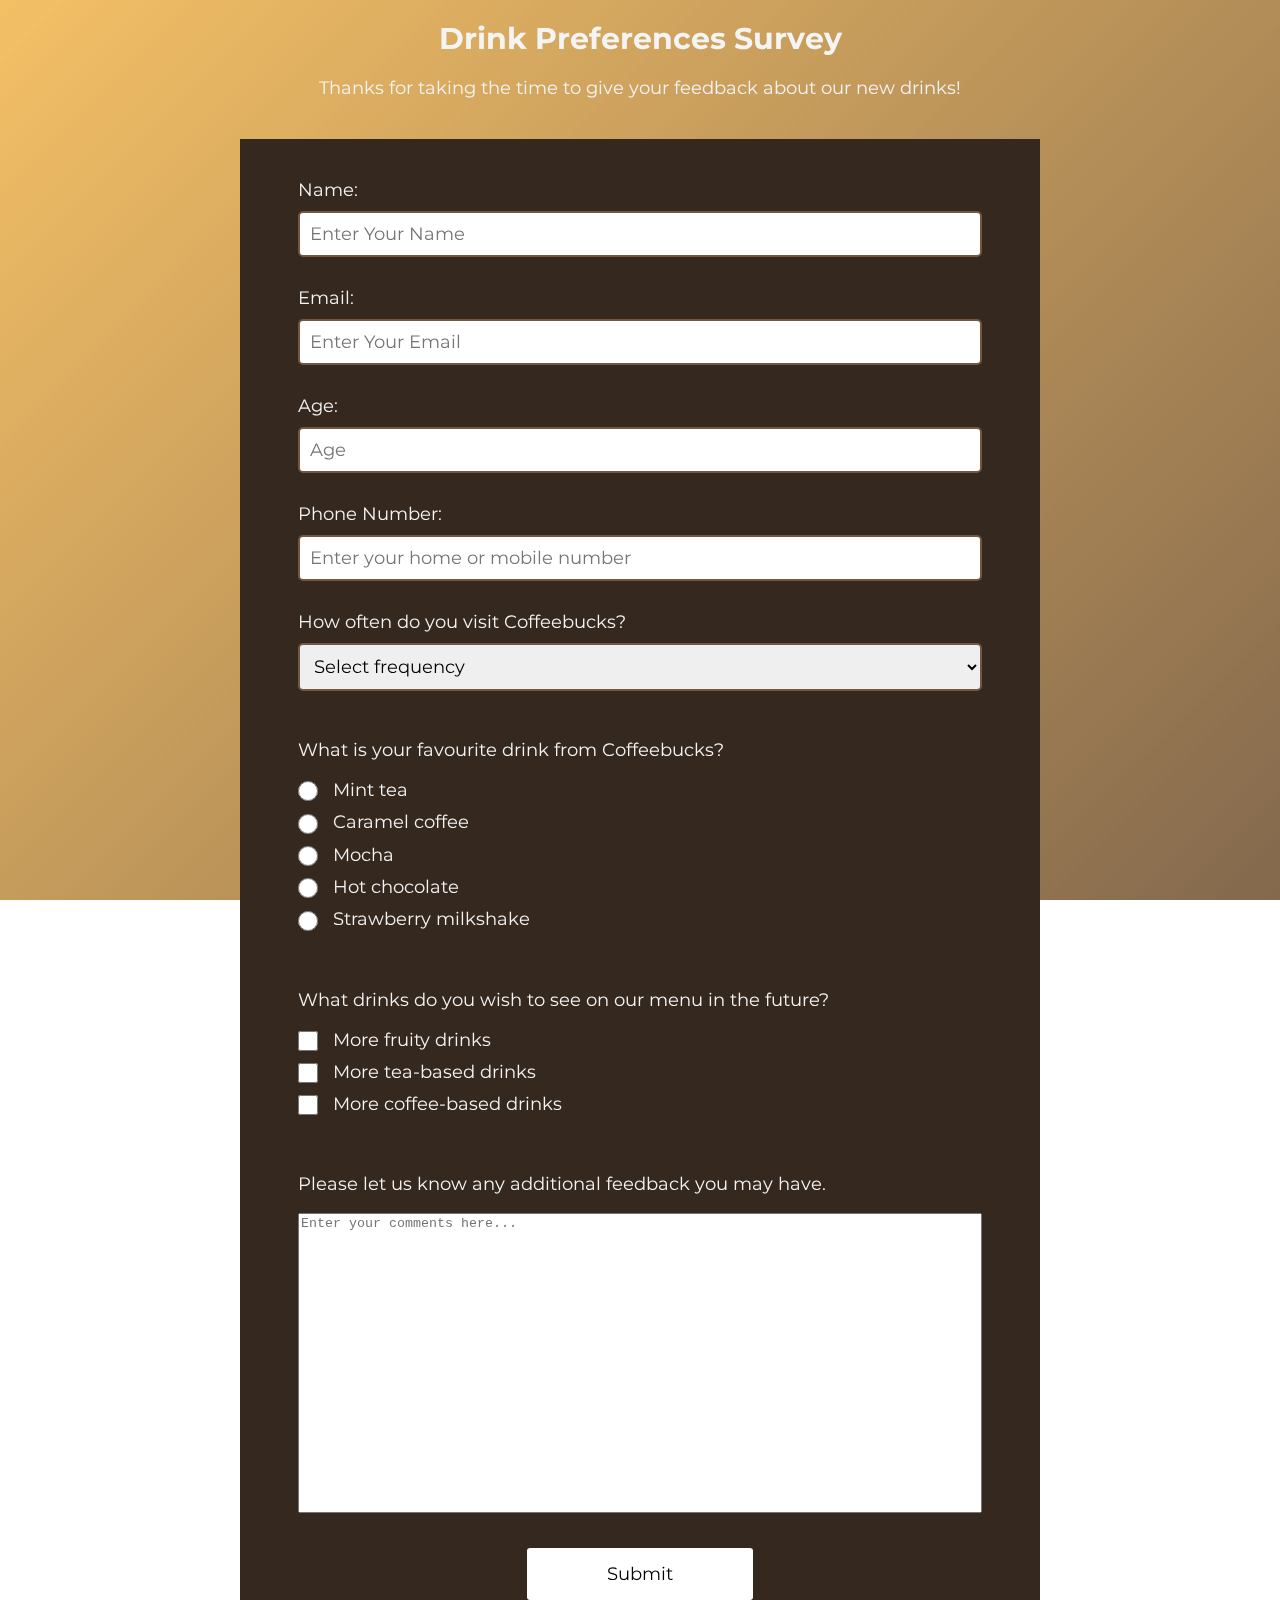
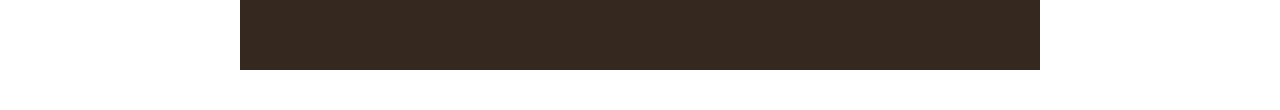
<file: survey-form/index.html>
<!DOCTYPE html>
<html lang="en">
<head>
    <meta charset="UTF-8">
    <meta http-equiv="X-UA-Compatible" content="IE=edge">
    <meta name="viewport" content="width=device-width, initial-scale=1.0">
    <title>Violin Lessons</title>
    <link rel="preconnect" href="https://fonts.googleapis.com">
    <link rel="preconnect" href="https://fonts.gstatic.com" crossorigin>
    <link href="https://fonts.googleapis.com/css2?family=Open+Sans:wght@300;400;500;600;700&display=swap" rel="stylesheet">
    <link rel ="stylesheet" href="style.css">
    <link rel="stylesheet" href="https://cdnjs.cloudflare.com/ajax/libs/font-awesome/4.7.0/css/font-awesome.min.css">
</head>
<body>
    <header class="header">
    <h1 id="title" class="text-center">Drink Preferences Survey</h1>
    <p id="description" class="text-center">Thanks for taking the time to give your feedback about our new drinks!</p>
    
  </header>
    
  <form id="survey-form">
    
    <div class="form-group">
      <label for="name" id="name-label">Name:</label>
      <input type="text" id="name" class="form-display" name="name" placeholder="Enter Your Name" required>
    </div>
    
    <div class="form-group">
      <label for="email" id="email-label">Email:</label>
      <input type="email" id="email" class="form-display" name="email" placeholder="Enter Your Email" required>
    </div>
    
    <div class="form-group">
      <label for="number" id="number-label">Age:</label>
      <input type="number" id="number" class="form-display" name="age" min="10" max="100" placeholder="Age">
    </div>
    
    <div class="form-group">
        <label for="phone" id="phone-label">Phone Number:</label>
        <input type="number" id="phone" class="form-display" name="phone" placeholder="Enter your home or mobile number">
      </div>
    
    <div class="form-group">
      <label for="dropdown" id="dropdown-label">How often do you visit Coffeebucks?</label>
      <select id="dropdown" class="form-display" name="dropdown">
        <option value="select" disabled selected>Select frequency</option>
        <option value="daily">Almost daily</option>
        <option value="weekly">1-3 times a week</option>
        <option value="fortnight">1-3 times a fortnight</option>
        <option value="month">Less than 3 times a month</option>
      </select>
    </div>
    
    <div class="form-group radio-form-group">
      <p>What is your favourite drink from Coffeebucks?</p>
      <label for="mint-tea" id="mint-tea-label"><input type="radio" id="mint-tea" name="favourite" value="mint-tea">Mint tea</label>
      <label for="caramel-coffee" id="caramel-coffee-label"><input type="radio" id="caramel-coffee" class="radio-input" name="favourite" value="caramel-coffee">Caramel coffee</label>
      <label for="mocha" id="mocha-label"><input type="radio" id="mocha" name="favourite" value="mocha">Mocha</label>
      <label for="hot-chocolate" id="hot-chocolate-label"><input type="radio" id="hot-chocolate" name="favourite" value="hot-chocolate">Hot chocolate</label>
      <label for="strawberry-milkshake" id="strawberry-milkshake-label"><input type="radio" id="strawberry-milkshake" name="favourite" value="strawberry-milkshake">Strawberry milkshake</label>
    </div>
    
    <div class="form-group">
      <p>What drinks do you wish to see on our menu in the future?</p>
      <label for="fruity" id="fruity-label"><input type="checkbox" id="fruity" name="fruity" value="more-fruity-drinks">More fruity drinks</label>
      <label for="tea-based" id="tea-based-label"><input type="checkbox" id="tea-based" name="tea-based" value="more-tea-based">More tea-based drinks</label>
      <label for="coffee-based" id="coffee-based-label"><input type="checkbox" id="coffee-based" name="coffee-based" value="more-coffee-based">More coffee-based drinks</label>
    </div>
    
    <div class="form-group">
      <p>Please let us know any additional feedback you may have.</p>
      <textarea id="comments" name="comments" placeholder="Enter your comments here..."></textarea>        
    </div>
    
    <div class="form-group flex">
      <button id="submit">Submit</button>
      
        
      
      </form>
    
    </body>
    </html>
</file>
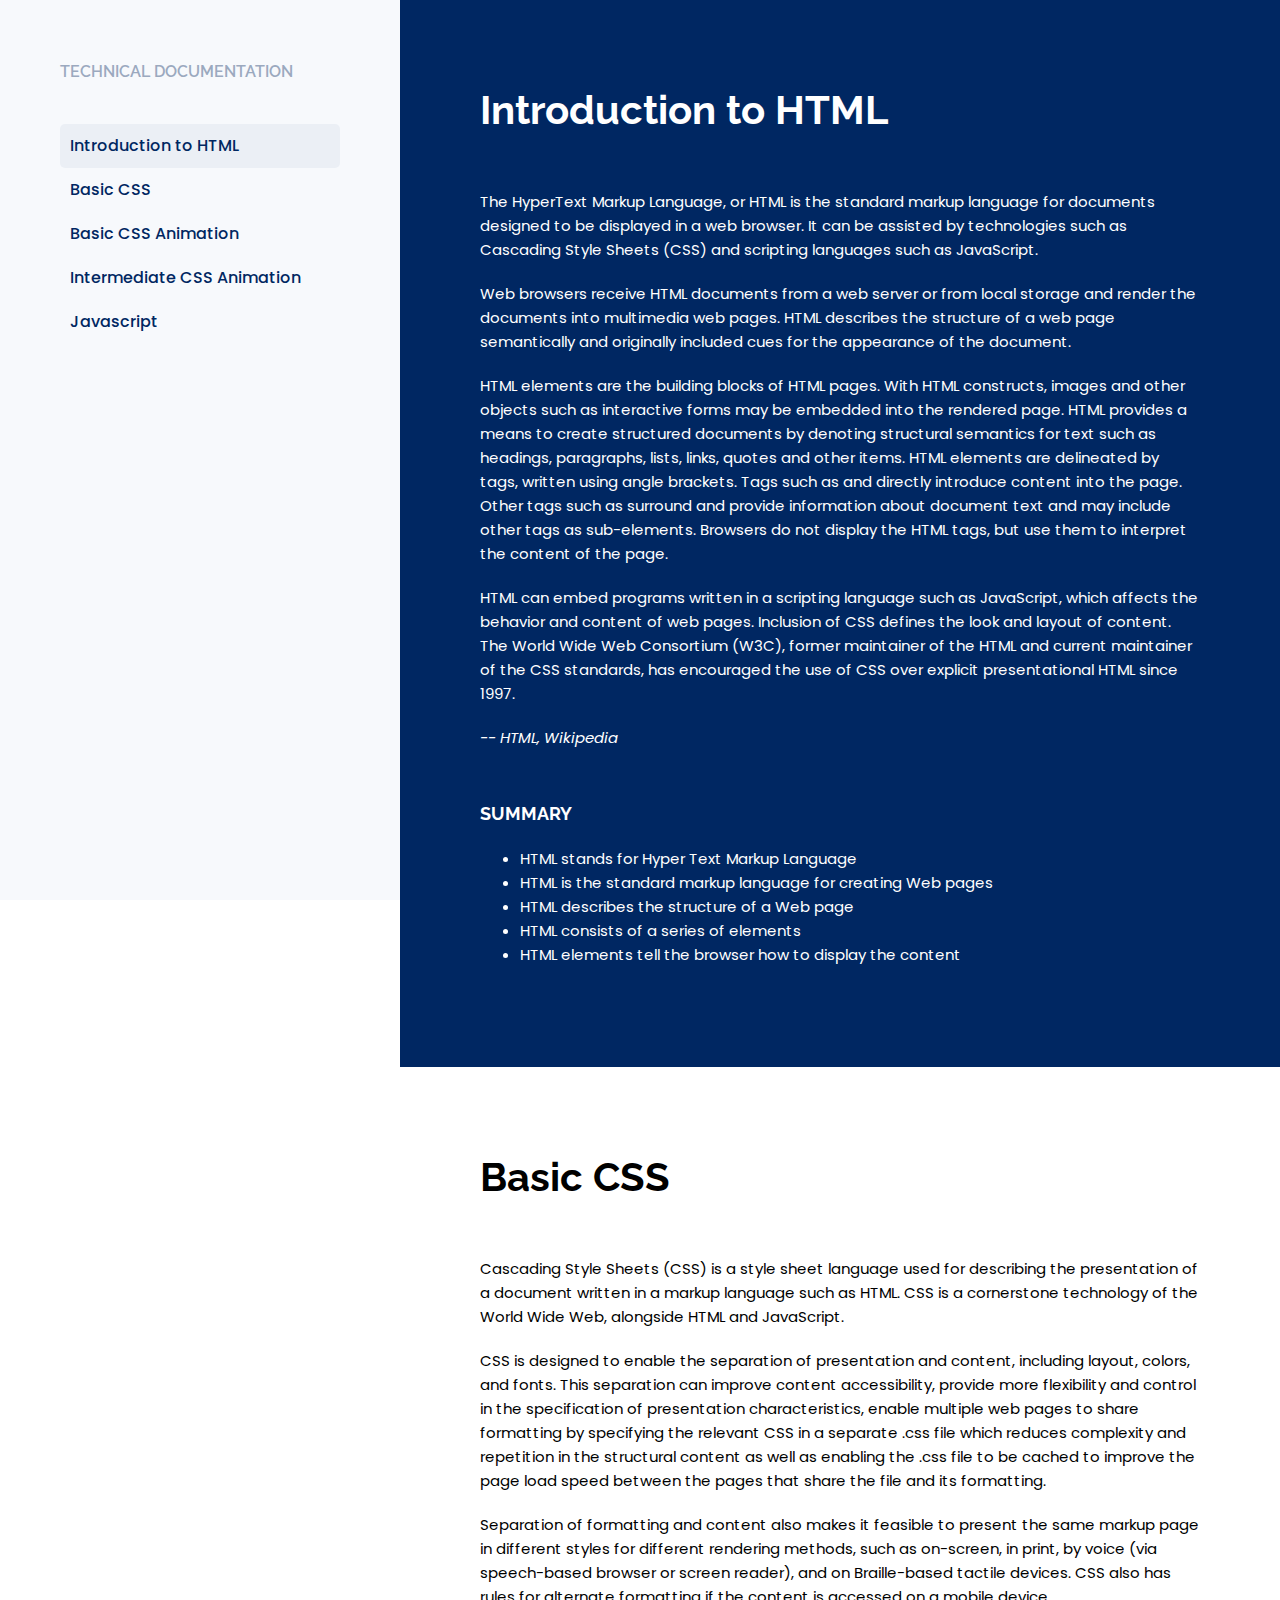
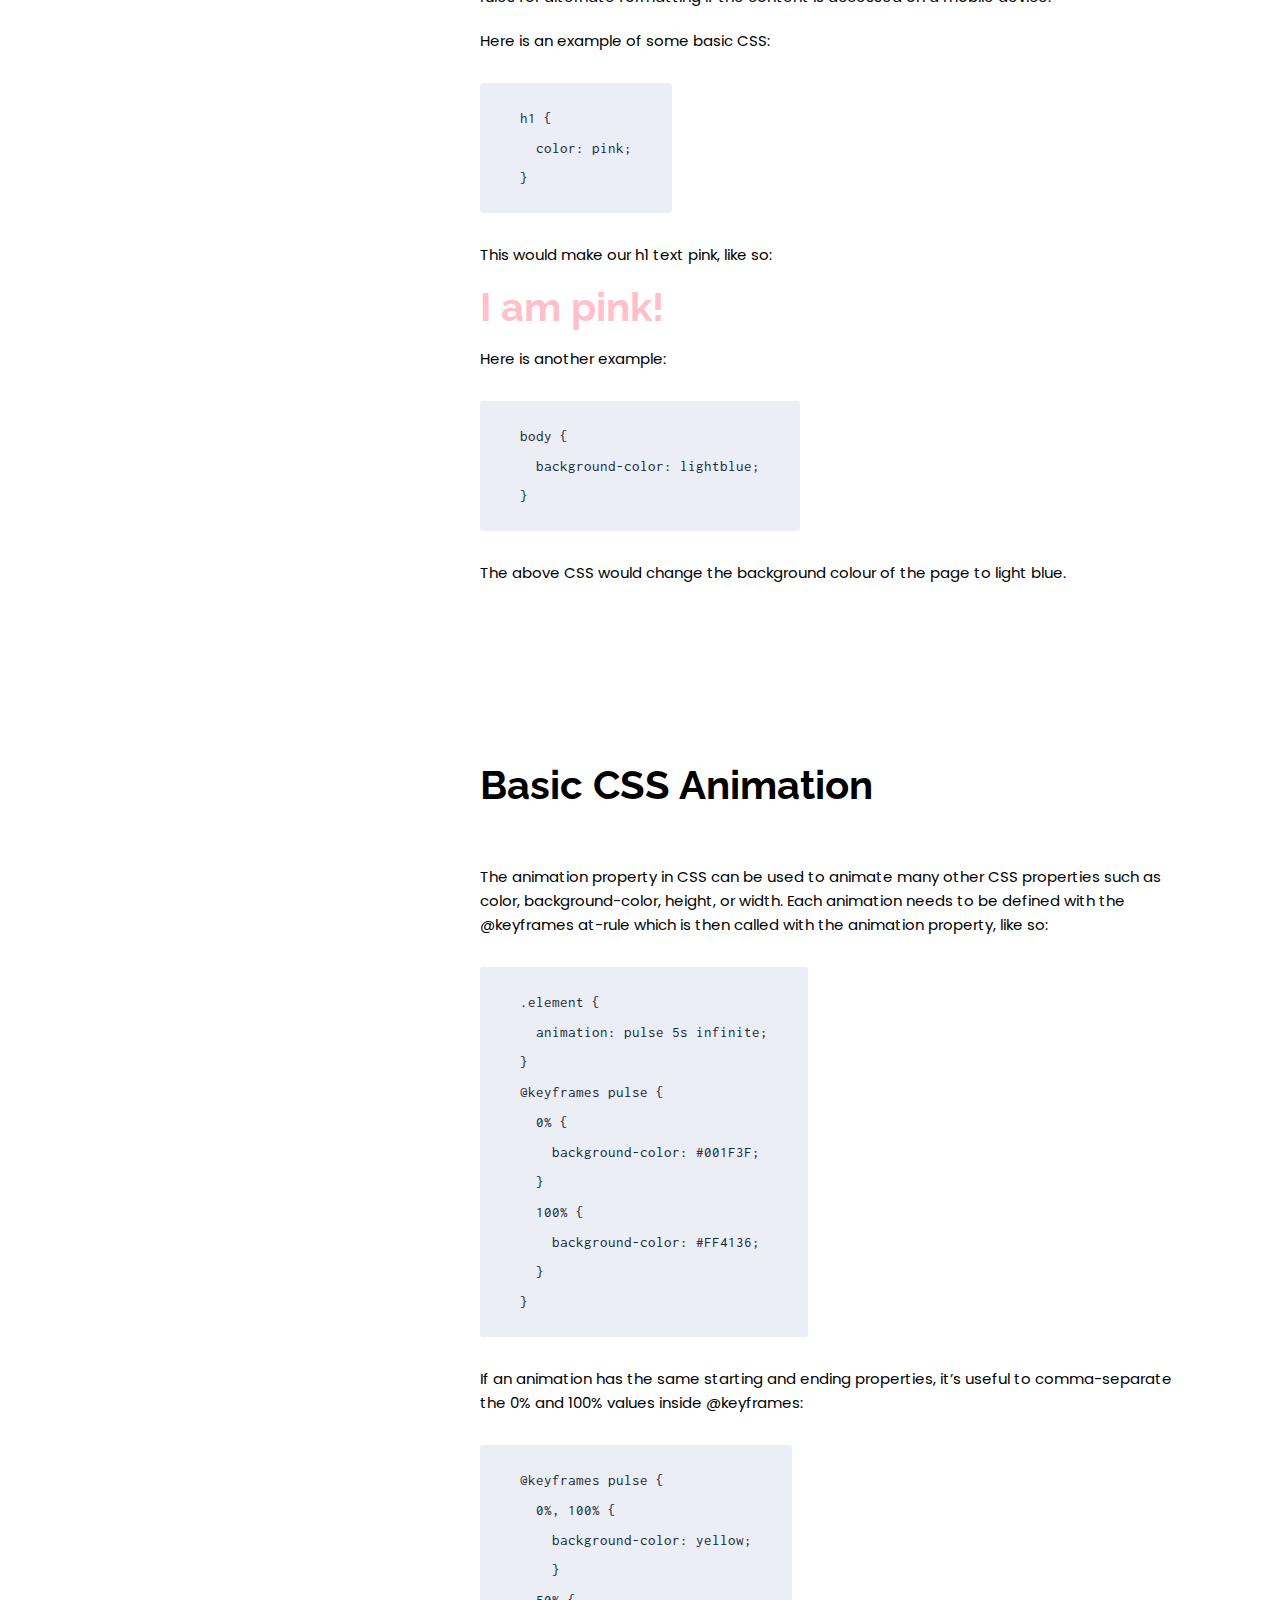
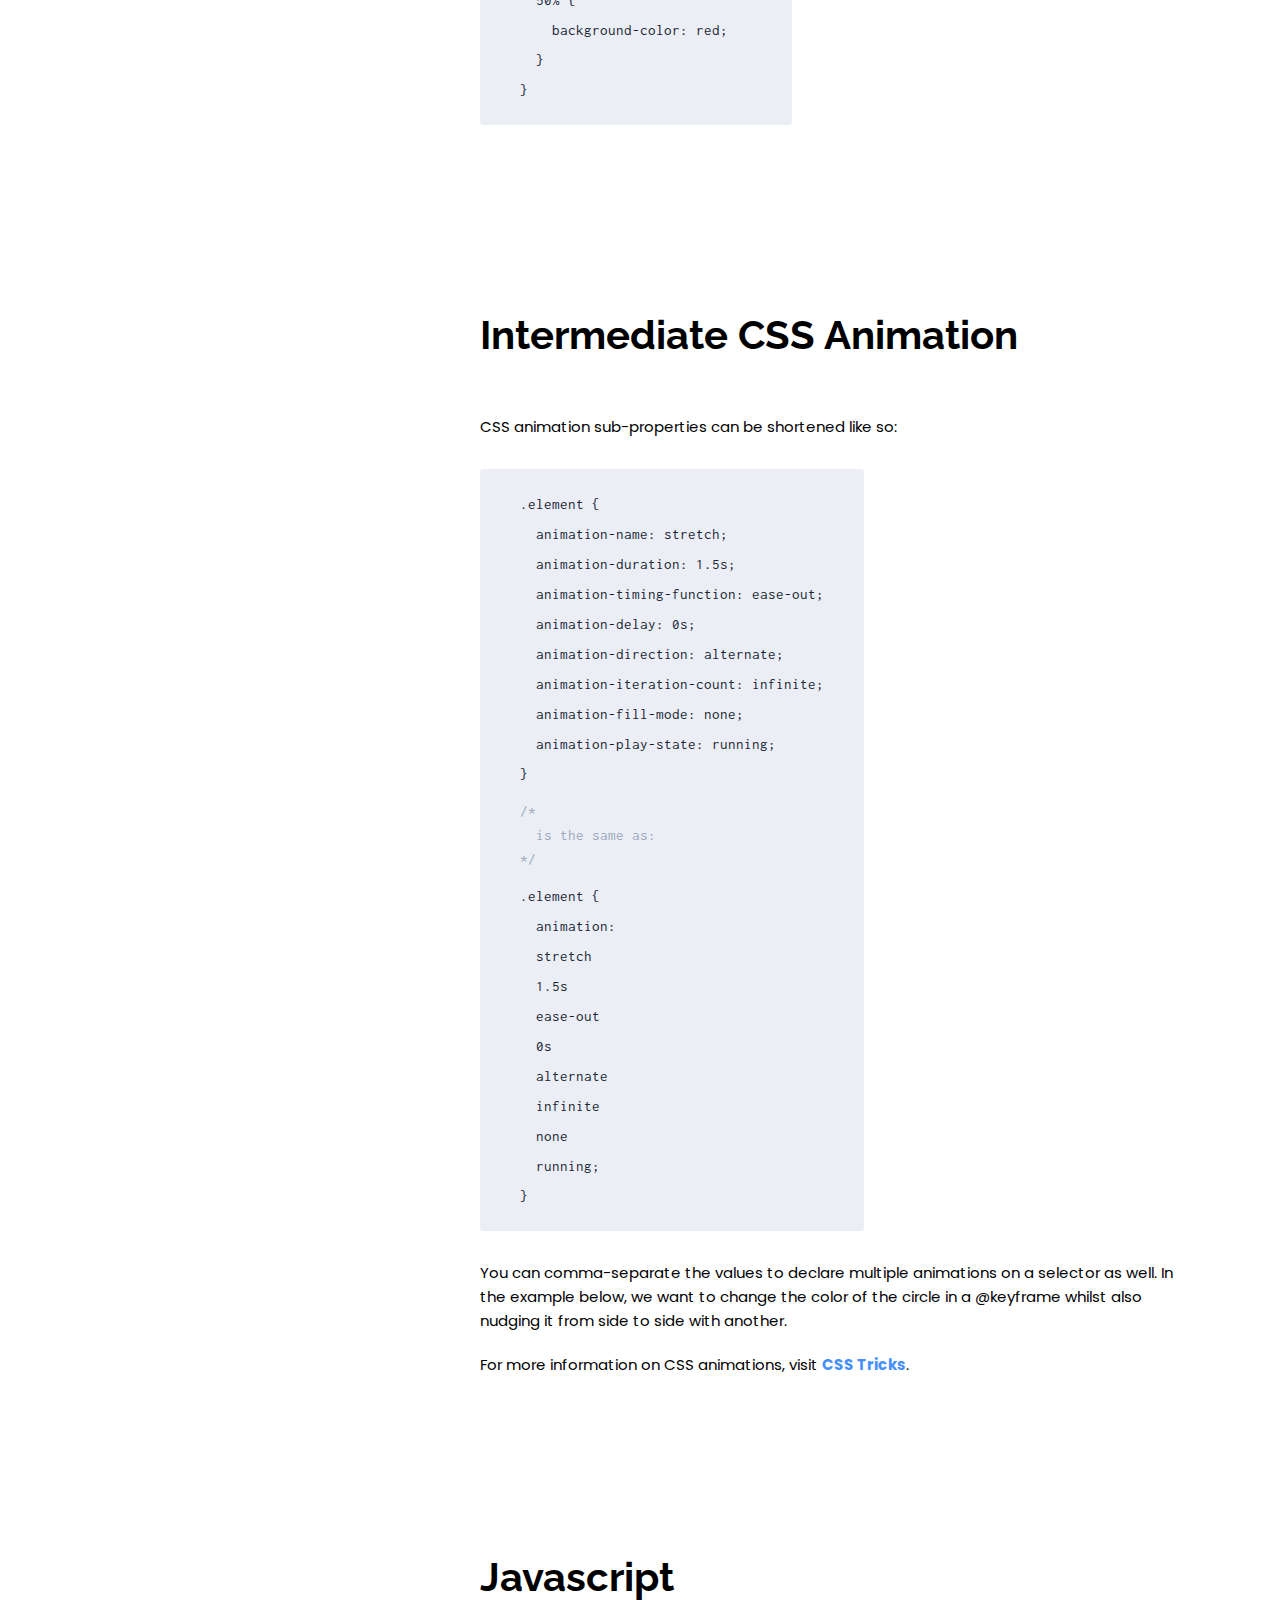
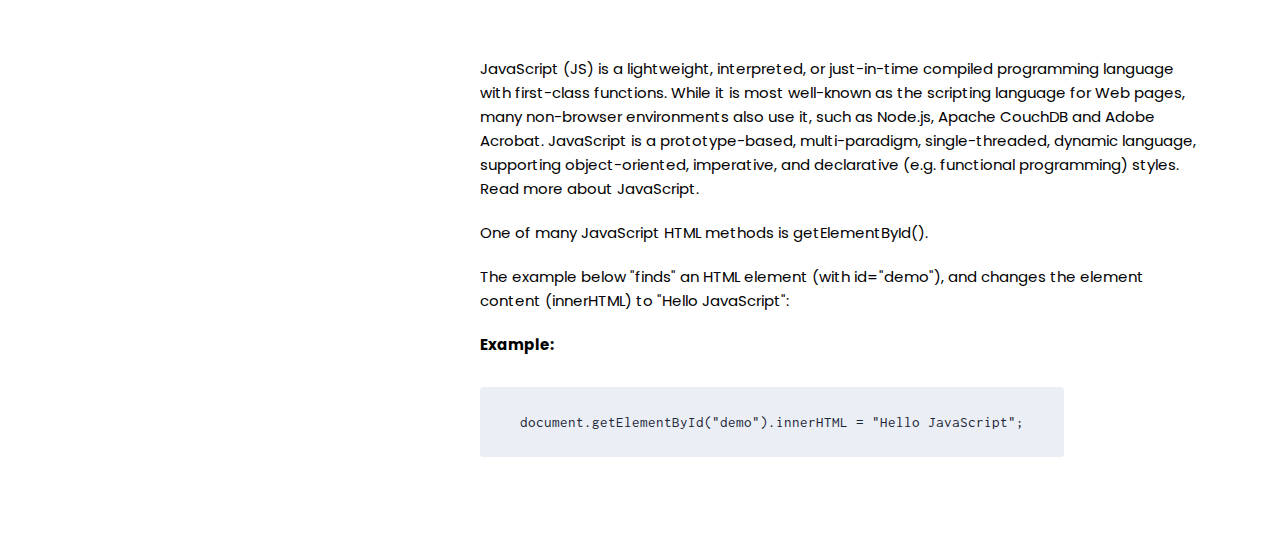
<file: technical-documentation-page/index.html>
<!DOCTYPE html>
<html lang="en">
<head>
    <meta charset="UTF-8">
    <meta http-equiv="X-UA-Compatible" content="IE=edge">
    <meta name="viewport" content="width=device-width, initial-scale=1.0">
    <title>Technical Documentation</title>
    <link rel="preconnect" href="https://fonts.googleapis.com">
<link rel="preconnect" href="https://fonts.gstatic.com" crossorigin>
<link href="https://fonts.googleapis.com/css2?family=Poppins:wght@100;200;300;400;500;600;700&family=Inconsolata&family=Raleway:wght@200;300;400;500;600;700&display=swap" rel="stylesheet">
<link type="text/css" rel="stylesheet" href="styles.css"/>
<script type="text/javascript" src="app.js"></script>
</head>

<body>
    <nav id="navbar">
        <header>Technical Documentation</header>
        <ul id="navmenu">
          <li class="nav-item highlight">
            <a class="nav-link" href="#Introduction_to_HTML">Introduction to HTML</a>
          </li>
          <li class="nav-item">
            <a class="nav-link" href="#basic_css">Basic CSS</a>        
          </li>
          <li class="nav-item">
            <a class="nav-link" href="#basic_css_animation">Basic CSS Animation</a>        
          </li>
          <li class="nav-item">
            <a class="nav-link" href="#intermediate_css_animation">Intermediate CSS Animation</a>        
          </li>
          <li class="nav-item">
            <a class="nav-link" href="#javascript">Javascript</a>        
          </li>
        </ul>
        <div class="hamburger">
          <span class="bar"></span>
          <span class="bar"></span>
          <span class="bar"></span>
        </div>
      </nav>      
      
    <main id="main-doc">
        <section class="main-section" id="Introduction_to_HTML">
            <header><h1>Introduction to HTML</h1></header>
            <p>The HyperText Markup Language, or HTML is the standard markup language for documents designed to be displayed in a web browser. It can be assisted by technologies such as Cascading Style Sheets (CSS) and scripting languages such as JavaScript.</p>
            <p>Web browsers receive HTML documents from a web server or from local storage and render the documents into multimedia web pages. HTML describes the structure of a web page semantically and originally included cues for the appearance of the document.</p>
            <p>HTML elements are the building blocks of HTML pages. With HTML constructs, images and other objects such as interactive forms may be embedded into the rendered page. HTML provides a means to create structured documents by denoting structural semantics for text such as headings, paragraphs, lists, links, quotes and other items. HTML elements are delineated by tags, written using angle brackets. Tags such as and directly introduce content into the page. Other tags such as  surround and provide information about document text and may include other tags as sub-elements. Browsers do not display the HTML tags, but use them to interpret the content of the page.</p>
            <p>HTML can embed programs written in a scripting language such as JavaScript, which affects the behavior and content of web pages. Inclusion of CSS defines the look and layout of content. The World Wide Web Consortium (W3C), former maintainer of the HTML and current maintainer of the CSS standards, has encouraged the use of CSS over explicit presentational HTML since 1997.</p>
            <p><i>-- HTML, Wikipedia</i></p>
            <h3>SUMMARY</h3>
            <ul>
                <li>HTML stands for Hyper Text Markup Language</li>
                <li>HTML is the standard markup language for creating Web pages</li>
                <li>HTML describes the structure of a Web page</li>
                <li>HTML consists of a series of elements</li>
                <li>HTML elements tell the browser how to display the content</li>
            </ul>
            <p></p>
        </section>

        <section class="main-section" id="basic_css">
            <header><h1>Basic CSS</h1></header>
            <p>Cascading Style Sheets (CSS) is a style sheet language used for describing the presentation of a document written in a markup language such as HTML. CSS is a cornerstone technology of the World Wide Web, alongside HTML and JavaScript.</p>
            <p>CSS is designed to enable the separation of presentation and content, including layout, colors, and fonts. This separation can improve content accessibility, provide more flexibility and control in the specification of presentation characteristics, enable multiple web pages to share formatting by specifying the relevant CSS in a separate .css file which reduces complexity and repetition in the structural content as well as enabling the .css file to be cached to improve the page load speed between the pages that share the file and its formatting.</p>
            <p>Separation of formatting and content also makes it feasible to present the same markup page in different styles for different rendering methods, such as on-screen, in print, by voice (via speech-based browser or screen reader), and on Braille-based tactile devices. CSS also has rules for alternate formatting if the content is accessed on a mobile device.</p>
            <p>Here is an example of some basic CSS:</p>
            <code>h1 {<br>
                &nbsp;&nbsp;color: pink;<br>
                }
            </code>
            <p>This would make our h1 text pink, like so:</p>
            <div id="example-h1-pink"><h1>I am pink!</h1>      
            <p>Here is another example:</p>
            <code>body {<br>
            &nbsp;&nbsp;background-color: lightblue;<br>
        }
            </code>
            <p>The above CSS would change the background colour of the page to light blue.</p>
        </section>
        <section class="main-section" id="basic_css_animation">
          <header>
                <h1>Basic CSS Animation</h1>
            </header>
            <p>The animation property in CSS can be used to animate many other CSS properties such as color, background-color, height, or width. Each animation needs to be defined with the @keyframes at-rule which is then called with the animation property, like so:</p>
            <code>.element {<br>
        &nbsp;&nbsp;animation: pulse 5s infinite;<br>
      }<br>
      
      @keyframes pulse {<br>
        &nbsp;&nbsp;0% {<br>
          &nbsp;&nbsp;&nbsp;&nbsp;background-color: #001F3F;<br>
        &nbsp;&nbsp;}<br>
        &nbsp;&nbsp;100% {<br>
          &nbsp;&nbsp;&nbsp;&nbsp;background-color: #FF4136;<br>
        &nbsp;&nbsp;}<br>
      }</code>
          <p>If an animation has the same starting and ending properties, it’s useful to comma-separate the 0% and 100% values inside @keyframes:</p>
          <code>
            @keyframes pulse {<br>
        &nbsp;&nbsp;0%, 100% {<br>
          &nbsp;&nbsp;&nbsp;&nbsp;background-color: yellow;<br>
        &nbsp;&nbsp;&nbsp;&nbsp;}<br>
        &nbsp;&nbsp;50% {<br>
          &nbsp;&nbsp;&nbsp;&nbsp;background-color: red;<br>
        &nbsp;&nbsp;}<br>
      }<br>
          </code>
        </section>
        <section class="main-section" id="intermediate_css_animation">
          <header><h1>Intermediate CSS Animation</h1></header>
          <p>CSS animation sub-properties can be shortened like so:</p>
          <code>.element {<br>
        &nbsp;&nbsp;animation-name: stretch;<br>
        &nbsp;&nbsp;animation-duration: 1.5s; <br>
        &nbsp;&nbsp;animation-timing-function: ease-out; <br>
        &nbsp;&nbsp;animation-delay: 0s;<br>
        &nbsp;&nbsp;animation-direction: alternate;<br>
        &nbsp;&nbsp;animation-iteration-count: infinite;<br>
        &nbsp;&nbsp;animation-fill-mode: none;<br>
        &nbsp;&nbsp;animation-play-state: running; <br>
      }<br>
      
      <p id="commented">/*<br>
        &nbsp;&nbsp;is the same as:<br>
        */</p>
      
      .element {<br>
        &nbsp;&nbsp;animation: <br>
          &nbsp;&nbsp;stretch<br>
          &nbsp;&nbsp;1.5s<br>
          &nbsp;&nbsp;ease-out<br>
          &nbsp;&nbsp;0s<br>
          &nbsp;&nbsp;alternate<br>
          &nbsp;&nbsp;infinite<br>
          &nbsp;&nbsp;none<br>
          &nbsp;&nbsp;running;<br>
      }</code>    
          <p>You can comma-separate the values to declare multiple animations on a selector as well. In the example below, we want to change the color of the circle in a @keyframe whilst also nudging it from side to side with another.</p>
          <p>For more information on CSS animations, visit <a href="https://css-tricks.com/almanac/properties/a/animation/" target="_blank" ><b>CSS Tricks</b></a>.</p>
        </section>
        <section class="main-section" id="javascript">
          <header><h1>Javascript</h1></header>
          <p>JavaScript (JS) is a lightweight, interpreted, or just-in-time compiled programming language with first-class functions. While it is most well-known as the scripting language for Web pages, many non-browser environments also use it, such as Node.js, Apache CouchDB and Adobe Acrobat. JavaScript is a prototype-based, multi-paradigm, single-threaded, dynamic language, supporting object-oriented, imperative, and declarative (e.g. functional programming) styles. Read more about JavaScript.</p>
          <p>One of many JavaScript HTML methods is getElementById().</p>
          <p>The example below "finds" an HTML element (with id="demo"), and changes the element content (innerHTML) to "Hello JavaScript":</p>
          <p><b>Example:</b></p>
          <code>document.getElementById("demo").innerHTML = "Hello JavaScript";</code>
        </section>
      </main>
    
</body>

</html>
</file>
<file: survey-form/style.css>
@import url('https://fonts.googleapis.com/css?family=Montserrat:300,300i,400,600,700&display=swap');

:root {
  --main-text-color: #f4f4f4;
  --brown: #35281E;
}

html {
  font-size: 10px;
}

body {
  font-family: Montserrat, sans-serif;
  font-size: 1.8rem;
  color: var(--main-text-color);
}

.text-center {
  text-align: center;
}

*,
*::before,
*::after {
  box-sizing: border-box;
}

body::before {
  content: '';
  position: fixed;
  top: 0;
  left: 0;
  height: 100%;
  width: 100%;
  z-index: -1;
  background-image:linear-gradient(     135deg,rgba(237,150,0,0.6),rgba(101,67,33,0.8)),url(https://res.cloudinary.com/resola/image/upload/v1633766471/freecodecamp/coffee_bg_nvogad.jpg);
  background-size: cover;
  background-repeat: no-repeat;
  background-position: center;
}

.text-center {
  text-align: center;
}

#title {
  font-size: 3rem;
}

#survey-form {
  max-width: 800px;
  margin: 40px auto;
  padding: 40px 20px;
  background: var(--brown);
  
}

label {
  display: block;
  margin-bottom: 10px;
}

.form-group {
  margin: 0 auto;
  width: 90%;  
  padding-bottom: 30px;
  font-family: inherit;
  font-size: inherit;
}

input, select, button {
  margin: 0 auto;
  font-family: inherit;
  font-size: inherit;
}

.form-display {
    display: block;
    width: 100%;
    padding: 10px;
    border-radius: 5px;
    border: 2px solid #735741;
    transition: border-color 0.3s;
}

.form-display:focus {
  border-color: #C99965;
  outline: 0;
}

input[type="radio"], input[type="checkbox"] {
  display: inline-block;
  vertical-align: middle; 
  width: 20px;
  height: 20px;
  margin-right: 15px;
}

#comments {
  margin: 0 auto;
  height: 300px;
  width: 100%;
  resize: none;
}

button {
  display: block;
  padding: 15px 80px 15px;
  background: white;
  border: none;
  border-radius: 3px;
  cursor: pointer;
}

button:hover {
  background: #3bce76;
  box-shadow: 0 10px 10px 0 rgba(0,0,0,0.2);
}
</file>
<file: technical-documentation-page/styles.css>
* {
    box-sizing: border-box;
    margin: 0 auto;
}
  
html {
    font-size: 10px;
    line-height: 1.5;
    scroll-behavior: smooth;
    --primary-dark-blue: #002762;
    --primary-med-blue: #0a59cf;
    --primary-sky-blue: #468ffc;
    --primary-light-blue: #c6e2ff;
    --primary-dark-gray: #192638;
    --primary-med-gray: #9BA9BF;
    --primary-light-gray: #EBEFF5;
    --primary-xlight-gray: #f7f9fc;
}
  
  
  /* Ensure that content appears below the navbar in mobile view */
@media (max-width:768px) {
    html {
      scroll-padding-top: 60px;
    }
}
  
  
body {
    font-family: 'Poppins', sans-serif, Helvetica, Arial;
    margin: 0 auto;
}
  
p {
    font-size: 1.5rem;
    line-height: 1.6;
    padding: 10px 0px;  
}
  
  
nav {
    position: fixed;
    top: 0;
    left: 0;
    height: 100%;
    background-color: var(--primary-xlight-gray);
    overflow-y: auto;
    z-index: 10;
}
  
/* navbar styles for desktop and tablet */
@media (min-width:769px) {
nav {
    width: 300px;
    padding: 40px 40px; 
    }
}
  
@media (min-width:1200px) {
nav {
    width: 400px;
    padding: 60px 60px; 
    }
}
  
/* Navbar scroll styles */
nav::-webkit-scrollbar-track {
    border: 1px solid #000;
    padding: 2px 0;
    background-color: var(--primary-med-gray);
}

nav::-webkit-scrollbar {
    width: 10px;
}

nav::-webkit-scrollbar-thumb {
    border-radius: 10px;
    box-shadow: inset 0 0 6px rgba(0,0,0,.3);
    background-color: var(--primary-dark-gray);
    border: 1px solid #000;
}
  
/* Desktop nav style */
#navbar header {
    font-size: 1.6rem;
    font-weight: 600;
    text-transform: uppercase;
    color: var(--primary-med-gray);
    font-family: Raleway, sans-serif, Helvetica, Arial;
    padding-bottom: 40px;
}
  
#navbar ul {
    padding: 0;
}
  
#navbar li {  
    list-style: none;
}
  
.nav-link {
    display: block;
    padding: 10px 0px;
    text-decoration: none;
    color: var(--primary-dark-blue);
    font-size: 1.6rem;
    font-weight: 500;  
    padding: 10px;
}
  
.nav-item.highlight > a {
    background-color: var(--primary-light-gray);
    color: var(--primary-dark-blue);
    border-radius: 5px;
}
  
.hamburger {
    display: none;
}
  
.bar {
    display: block;
    width: 25px;
    height: 3px;
    margin: 5px auto;
    -webkit-transition: all 0.3s ease-in-out;
    transition: all 0.3s ease-in-out;
    background-color: #000000;
}
  
/* Mobile nav style */
@media only screen and (max-width: 768px) {
      
    nav {
        width: 100%;
        height: 60px;
        padding: 10px;
        display: flex;
        justify-content: center;
        flex-direction: column;
    }
    
    nav.active {
        width: 100%;
        height: 100vh;
        padding: 10px;
        display: flex;
        justify-content: center;
    }
    
    #navbar header {
        font-size: 1.2rem;
        color: var(--primary-med-gray);
        font-family: Raleway, sans-serif, Helvetica, Arial;
        padding: 0;
    }
    
    #navbar header.active {
        display: none;
    }
    
    #navmenu {
        position: fixed;      
        display: none;
    }
  
    #navmenu.active {
        left: 0;
        top: 0;
        width: 100%;
        height: 100vh;
        display: flex;
        flex-direction: column;
        justify-content: center;
    }
  
    .hamburger {
        display: block;
        cursor: pointer;
        position: absolute;
        right: 20px;
    }
    
    .hamburger.active {
        top: 15px;
    }
    
    .hamburger.active .bar:nth-child(2) {
        opacity: 0;
    }
  
    .hamburger.active .bar:nth-child(1) {
        transform: translateY(8px) rotate(45deg);
    }
  
    .hamburger.active .bar:nth-child(3) {
        transform: translateY(-8px) rotate(-45deg);
    }
  
  }
  
  
/* Main document styling */

.main-section h1 {
    font-size: 4rem;
    font-weight: 700;
    font-family: Raleway, sans-serif, Helvetica, Arial;
    padding-bottom: 40px;
}
  
h3 {
    font-size: 1.8rem;
    font-weight: 700;
    text-transform: uppercase;
    font-family: Raleway, sans-serif, Helvetica, Arial;
    padding: 40px 0px 20px 0px;
}
  
#main-doc {
    position: absolute;
    left: 360px;
    right: 0;
    margin-top: 0;
}
  
@media only screen and (max-width:768px) {
    #main-doc {
      position: relative;
      left: 0px;
      margin-left: 0px;
      margin-top: 60px;
    }
}
  
@media (min-width:769px) {
    #main-doc {
      left: 300px;
    }
}
  
@media (min-width:1200px) {
    #main-doc {
      left: 400px;
    }
}
  
.main-section {
    padding: 80px;
}
  
@media only screen and (min-width: 300px) {
    .main-section {
      padding: 5rem 3rem 3rem 5rem;
    } 
}
  
@media only screen and (min-width: 600px) {
    .main-section {
      padding: 5rem;
    } 
}
  
@media only screen and (min-width: 1000px) {
    .main-section {
      padding: 8rem;
    } 
}
  
@media screen and (min-width: 1500px) {
    .main-section {
      padding-top: 8rem;
      padding-bottom: 8rem;
      padding-left: 10%;
      padding-right: 10%;
    } 
}
  
.main-section > * li {
    font-size: 1.5rem;
    line-height: 1.6;
}
  
#Introduction_to_HTML {
    background-color: var(--primary-dark-blue);
    color: #fff;
    background-clip: border-box;
}
  
#introduction-content-wrapper {
    max-width: 1500px;
}
  
code {
    display: inline-block;
    background-color: var(--primary-light-gray);
    border-radius: 3px;
    color: var(--primary-dark-gray);
    font-family: Inconsolata, "Times New Roman", serif;
    font-size: 1.5rem;
    line-height: 2;
    padding: 20px 40px;
    margin-top: 20px;
    margin-bottom: 20px;
}
  
@media screen and (max-width: 768px) {
    code {
      max-width: 100%;
      overflow-wrap: break-word;
    }
}
  
#example-h1-pink h1 {
    color: pink;
    padding: 0;
}
  
#intermediate_css_animation p#commented {
    color: var(--primary-med-gray);
}
  
.main-section a {
    text-decoration: none;
    color: var(--primary-sky-blue);
}
</file>
